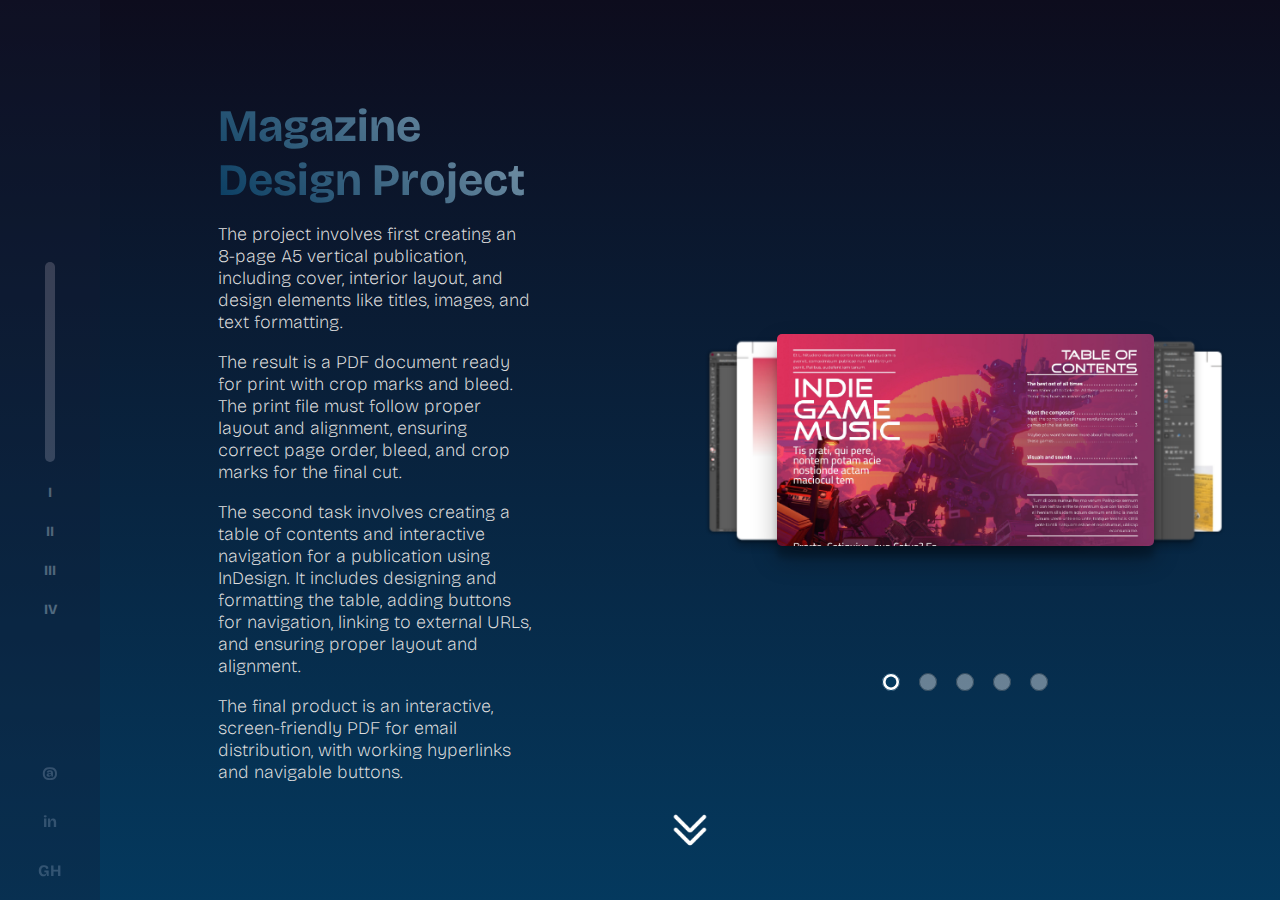
<file: pages/magazine.html>
<!DOCTYPE html>
<html lang="en">
<head>
    <meta charset="UTF-8">
    <meta name="viewport" content="width=device-width, initial-scale=1.0">
    <meta http-equiv="X-UA-Compatible" content="IE=edge">
    <title>Portfolio - Magazine Design</title>
    <link rel="stylesheet" href="../styles.css">
    <link rel="preconnect" href="https://fonts.googleapis.com">
    <link rel="preconnect" href="https://fonts.gstatic.com" crossorigin>
    <link href="https://fonts.googleapis.com/css2?family=Bricolage+Grotesque:opsz,wght@12..96,200..800&display=swap" rel="stylesheet">
    <link href="https://fonts.googleapis.com/css2?family=Antic+Didone&family=Archivo:ital,wght@0,100..900;1,100..900&family=BioRhyme:wght@200..800&family=Nanum+Gothic:wght@400;700;800&display=swap" rel="stylesheet">
</head>
<body>
    <div class="container">
        <!-- Left nav with vertical slider -->
        <nav class="left-nav">
            <a href="../index.html"class="return-home div-slides">HOME</a>
            <div class="slider">
                <div class="slider-fill"></div>
            </div>
            <ul class="nav-links">
                <li><a href="#section1">I</a></li>
                <li><a href="#section2">II</a></li>
                <li><a href="#section3">III</a></li>
                <li><a href="#section4">IV</a></li>
            </ul>
            <ul class="contacts">
                <li>
                    <a href="mailto:kevinqiu190@gmail.com">@</a>
                    <div class="hover-text" id="emailDiv">kevinqiu190@gmail.com</div>
                </li>
                <li>
                    <a href="https://www.linkedin.com/in/kevin-qiu-lo-670769313" target="_blank">in</a>
                    <div class="hover-text"><a href="https://www.linkedin.com/in/kevin-qiu-lo-670769313" target="_blank">Linkedin</a></div>
                </li>
                <li>
                    <a href="https://github.com/kevinql190" target="_blank">GH</a>
                    <div class="hover-text"><a href="https://github.com/kevinql190" target="_blank">Github</a></div>
                </li>
            </ul>
        </nav>
    
        <!-- Main content including hero and content sections -->
        <div class="content-wrapper">
            <!-- Content sections -->
            <div id="section1" class="content">
                <div class="left-column">
                    <h2>Magazine Design Project</h2>
                    <p>The project involves first creating an 8-page A5 vertical publication, including cover, interior layout, and design elements like titles, images, and text formatting.</p>
                    <p>The result is a PDF document ready for print with crop marks and bleed. The print file must follow proper layout and alignment, ensuring correct page order, bleed, and crop marks for the final cut.</p>
                    <p>The second task involves creating a table of contents and interactive navigation for a publication using InDesign. It includes designing and formatting the table, adding buttons for navigation, linking to external URLs, and ensuring proper layout and alignment.</p>
                    <p>The final product is an interactive, screen-friendly PDF for email distribution, with working hyperlinks and navigable buttons.</p>
                </div>
                <div class="right-column">
                    <div id="slider-container">
                        <input type="radio" name="slider-container" id="s1" checked>
                        <input type="radio" name="slider-container" id="s2">
                        <input type="radio" name="slider-container" id="s3">
                        <input type="radio" name="slider-container" id="s4">
                        <input type="radio" name="slider-container" id="s5">

                        <label for="s1" id="slide1" style="background-image: url('../img/magazine2.jpg');"></label>
                        <label for="s2" id="slide2" style="background-image: url('../img/magazine3.png');"></label>
                        <label for="s3" id="slide3" style="background-image: url('../img/magazine4.jpg');"></label>
                        <label for="s4" id="slide4" style="background-image: url('../img/magazine5.png');"></label>
                        <label for="s5" id="slide5" style="background-image: url('../img/magazine6.jpg');"></label>
                    </div>
                </div>
                <div class="scroll-indicator"></div>
            </div>
            <div id="section2" class="content">
                <div class="left-column">
                    <h2>Print Magazine</h2>
                </div>
                <div class="right-column">
                    <embed src="../docs/dissenyRevistaDigital.pdf" width="100%" height="100%" type="application/pdf" style="margin-right: 7%">
                </div>
            </div>
            <div id="section3" class="content">
                <div class="left-column">
                    <h2>Magazine Visualization</h2>
                </div>
                <div class="right-column">
                    <embed src="../docs/Qiu_Lo_Kevin_P04_RevistaTOC.pdf" width="100%" height="100%" type="application/pdf" style="margin-right: 7%">
                </div>
            </div>
            <div id="section4" class="content">
                <div class="left-column">
                    <h2>Interactive Digital Magazine</h2>
                    <p>(you can interact with the PDF!)</p>
                </div>
                <div class="right-column">
                    <embed src="../docs/Qiu_Lo_Kevin_P06_RevistaDigitalBotons.pdf" width="100%" height="100%" type="application/pdf" style="margin-right: 7%">
                </div>
            </div>
        </div>
    </div>

    <script src="../script.js"></script>
</body>
</html>
</file>
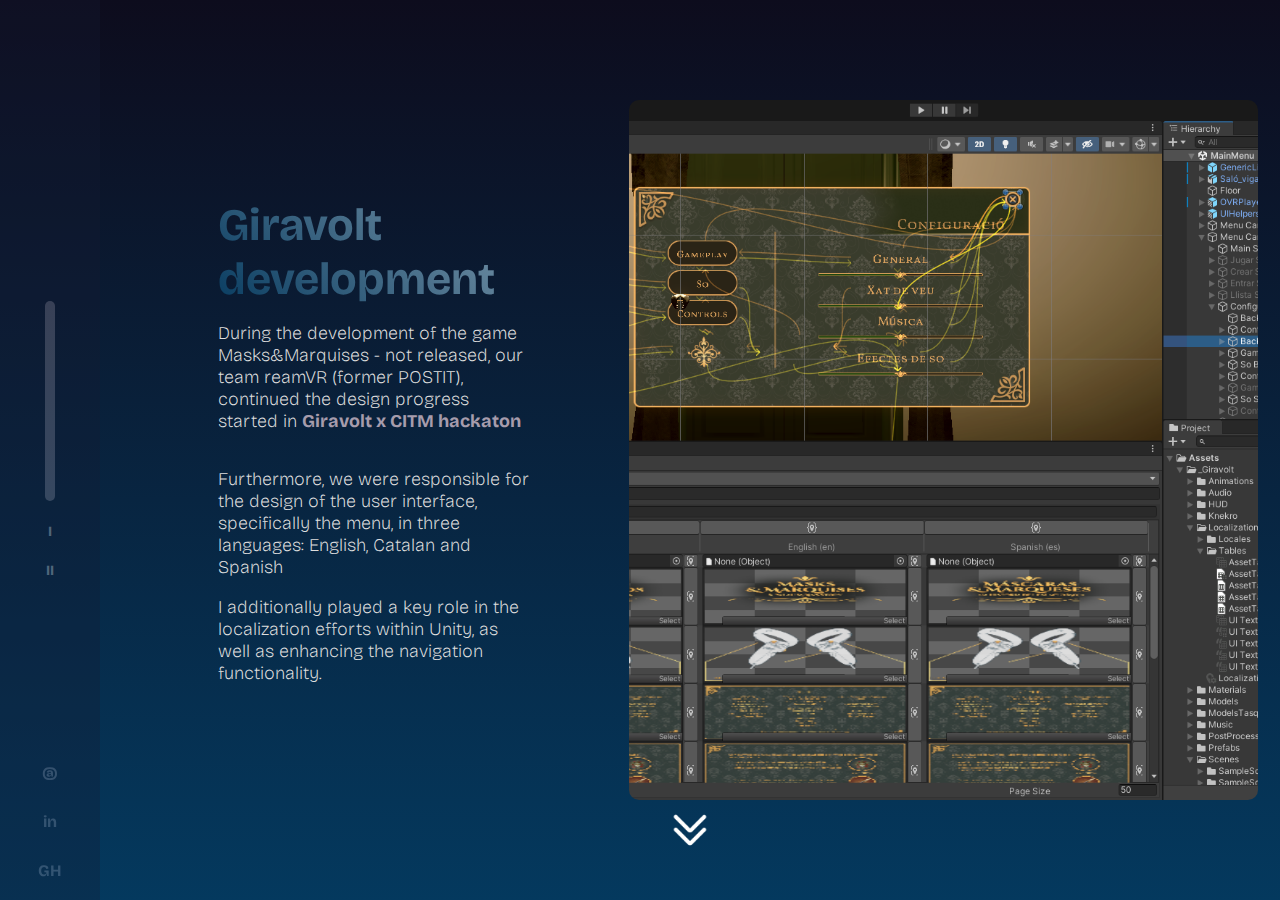
<file: pages/user_interface.html>
<!DOCTYPE html>
<html lang="en">
<head>
    <meta charset="UTF-8">
    <meta name="viewport" content="width=device-width, initial-scale=1.0">
    <meta http-equiv="X-UA-Compatible" content="IE=edge">
    <title>Portfolio - User Interface</title>
    <link rel="stylesheet" href="../styles.css">
    <link rel="preconnect" href="https://fonts.googleapis.com">
    <link rel="preconnect" href="https://fonts.gstatic.com" crossorigin>
    <link href="https://fonts.googleapis.com/css2?family=Bricolage+Grotesque:opsz,wght@12..96,200..800&display=swap" rel="stylesheet">
    <link href="https://fonts.googleapis.com/css2?family=Antic+Didone&family=Archivo:ital,wght@0,100..900;1,100..900&family=BioRhyme:wght@200..800&family=Nanum+Gothic:wght@400;700;800&display=swap" rel="stylesheet">
</head>
<body>
    <div class="container">
        <!-- Left nav with vertical slider -->
        <nav class="left-nav">
            <a href="../index.html"class="return-home div-slides">HOME</a>
            <div class="slider">
                <div class="slider-fill"></div>
            </div>
            <ul class="nav-links">
                <li><a href="#section1">I</a></li>
                <li><a href="#section2">II</a></li>
            </ul>
            <ul class="contacts">
                <li>
                    <a href="mailto:kevinqiu190@gmail.com">@</a>
                    <div class="hover-text" id="emailDiv">kevinqiu190@gmail.com</div>
                </li>
                <li>
                    <a href="https://www.linkedin.com/in/kevin-qiu-lo-670769313" target="_blank">in</a>
                    <div class="hover-text"><a href="https://www.linkedin.com/in/kevin-qiu-lo-670769313" target="_blank">Linkedin</a></div>
                </li>
                <li>
                    <a href="https://github.com/kevinql190" target="_blank">GH</a>
                    <div class="hover-text"><a href="https://github.com/kevinql190" target="_blank">Github</a></div>
                </li>
            </ul>
        </nav>
    
        <!-- Main content including hero and content sections -->
        <div class="content-wrapper">    
            <!-- Content sections -->
            <div id="section1" class="content">
                <div class="left-column">
                    <h2>Giravolt development</h2>
                    <p>During the development of the game Masks&Marquises - not released, our team reamVR (former POSTIT), continued the design progress started in <a href="https://www.citm.upc.edu/blog/giravolt-crea-lab-el-nou-laboratori-dinnovacio-digital-del-citm/?lang=ca" target="_blank"><b>Giravolt x CITM hackaton</b></a> <p />
                    <p>Furthermore, we were responsible for the design of the user interface, specifically the menu, in three languages: English, Catalan and Spanish</p>
                    <p>I additionally played a key role in the localization efforts within Unity, as well as enhancing the navigation functionality.</p>
                </div>
                <div class="right-column">
                    <img src="../img/ui_giravolt.png" alt="User Interface Giravolt" />
                </div>
                <div class="scroll-indicator"></div>
            </div>
            <div id="section2" class="content">
                <div class="left-column">
                    <h2>Celery UI Integration</h2>
                    <p>In contrast to the previous project, in <a href="https://kolageno.itch.io" target="_blank"><b>Celery</b></a> I was in charge of implementing, among others, the UI to Unity.</p>
                    <p>My tasks include UI scripting, user settings, UI navigation, HUD processes and scene management.</p>
                    <p>I provided to the game features such as localization in three languages, audio and video settings, gameplay settings such as aim sensibility, and save and load system.</p>
                </div>
                <div class="right-column">
                    <div id="slider-container">
                        <input type="radio" name="slider-container" id="s1" checked>
                        <input type="radio" name="slider-container" id="s2">
                        <input type="radio" name="slider-container" id="s3">
                        <input type="radio" name="slider-container" id="s4">
                        <input type="radio" name="slider-container" id="s5">

                        <label for="s1" id="slide1" style="background-image: url('../img/ui_celery1.png');"></label>
                        <label for="s2" id="slide2" style="background-image: url('../img/ui_celery2.png');"></label>
                        <label for="s3" id="slide3" style="background-image: url('../img/ui_celery3.png');"></label>
                        <label for="s4" id="slide4" style="background-image: url('../img/ui_celery4.png');"></label>
                        <label for="s5" id="slide5" style="background-image: url('../img/ui_celery5.png');"></label>
                    </div>
                </div>
            </div>
        </div>
    </div>

    <script src="../script.js"></script>
</body>
</html>
</file>
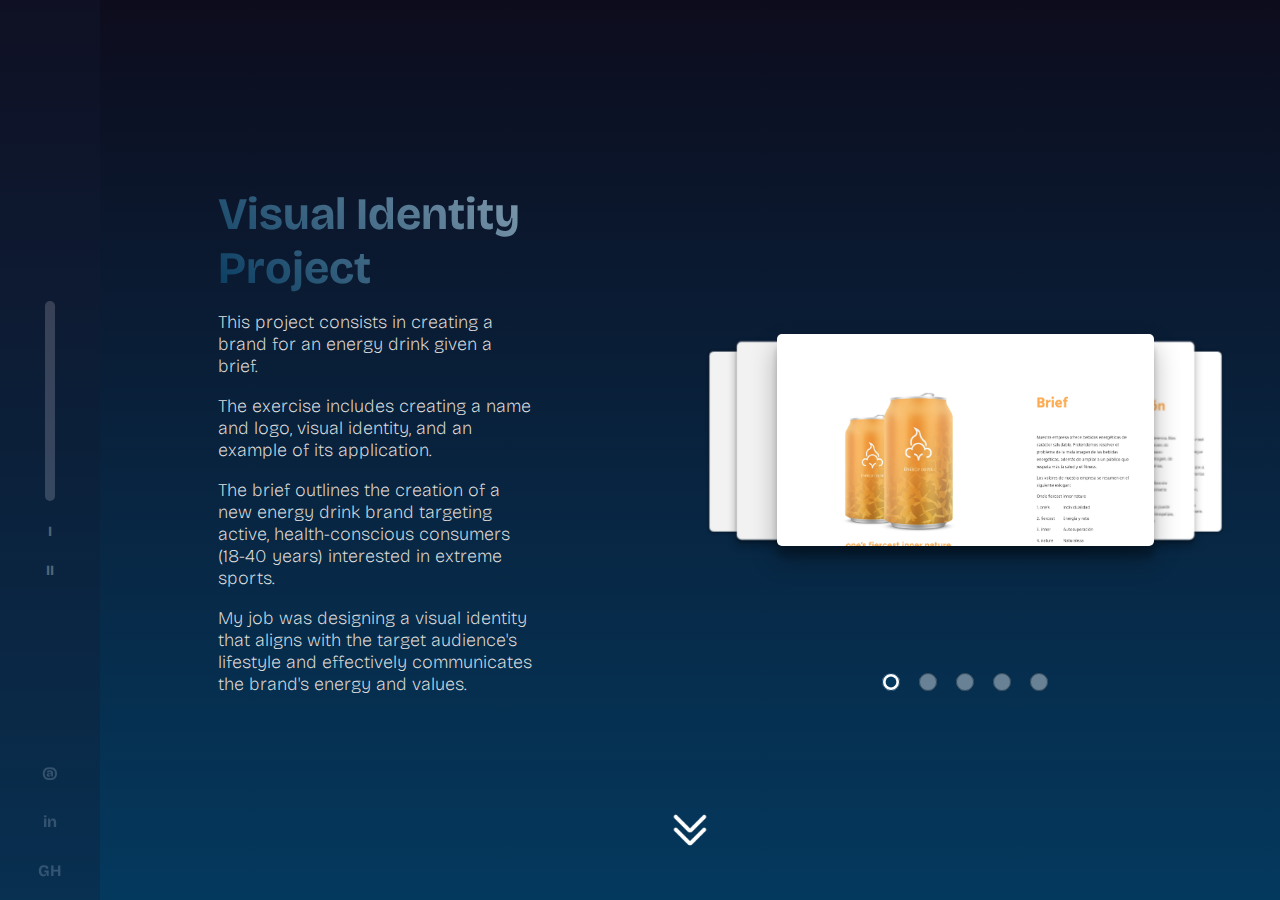
<file: pages/visual_identity.html>
<!DOCTYPE html>
<html lang="en">
<head>
    <meta charset="UTF-8">
    <meta name="viewport" content="width=device-width, initial-scale=1.0">
    <meta http-equiv="X-UA-Compatible" content="IE=edge">
    <title>Portfolio - Visual Identity</title>
    <link rel="stylesheet" href="../styles.css">
    <link rel="preconnect" href="https://fonts.googleapis.com">
    <link rel="preconnect" href="https://fonts.gstatic.com" crossorigin>
    <link href="https://fonts.googleapis.com/css2?family=Bricolage+Grotesque:opsz,wght@12..96,200..800&display=swap" rel="stylesheet">
    <link href="https://fonts.googleapis.com/css2?family=Antic+Didone&family=Archivo:ital,wght@0,100..900;1,100..900&family=BioRhyme:wght@200..800&family=Nanum+Gothic:wght@400;700;800&display=swap" rel="stylesheet">
</head>
<body>
    <div class="container">
        <!-- Left nav with vertical slider -->
        <nav class="left-nav">
            <a href="../index.html"class="return-home div-slides">HOME</a>
            <div class="slider">
                <div class="slider-fill"></div>
            </div>
            <ul class="nav-links">
                <li><a href="#section1">I</a></li>
                <li><a href="#section2">II</a></li>
            </ul>
            <ul class="contacts">
                <li>
                    <a href="mailto:kevinqiu190@gmail.com">@</a>
                    <div class="hover-text" id="emailDiv">kevinqiu190@gmail.com</div>
                </li>
                <li>
                    <a href="https://www.linkedin.com/in/kevin-qiu-lo-670769313" target="_blank">in</a>
                    <div class="hover-text"><a href="https://www.linkedin.com/in/kevin-qiu-lo-670769313" target="_blank">Linkedin</a></div>
                </li>
                <li>
                    <a href="https://github.com/kevinql190" target="_blank">GH</a>
                    <div class="hover-text"><a href="https://github.com/kevinql190" target="_blank">Github</a></div>
                </li>
            </ul>
        </nav>
    
        <!-- Main content including hero and content sections -->
        <div class="content-wrapper">    
            <!-- Content sections -->
            <div id="section1" class="content">
                <div class="left-column">
                    <h2>Visual Identity Project</h2>
                    <p>This project consists in creating a brand for an energy drink given a brief.</p>
                    <p>The exercise includes creating a name and logo, visual identity, and an example of its application.</p>
                    <p>The brief outlines the creation of a new energy drink brand targeting active, health-conscious consumers (18-40 years) interested in extreme sports.</p>
                    <p>My job was designing a visual identity that aligns with the target audience's lifestyle and effectively communicates the brand's energy and values.</p>
                </div>
                <div class="right-column">
                    <div id="slider-container">
                        <input type="radio" name="slider-container" id="s1" checked>
                        <input type="radio" name="slider-container" id="s2">
                        <input type="radio" name="slider-container" id="s3">
                        <input type="radio" name="slider-container" id="s4">
                        <input type="radio" name="slider-container" id="s5">

                        <label for="s1" id="slide1" style="background-image: url('../img/identity_guide2.jpg');"></label>
                        <label for="s2" id="slide2" style="background-image: url('../img/identity_guide3.jpg');"></label>
                        <label for="s3" id="slide3" style="background-image: url('../img/identity_guide4.jpg');"></label>
                        <label for="s4" id="slide4" style="background-image: url('../img/identity_guide5.jpg');"></label>
                        <label for="s5" id="slide5" style="background-image: url('../img/identity_guide6.jpg');"></label>
                    </div>
                </div>
                <div class="scroll-indicator"></div>
            </div>
            <div id="section2" class="content">
                <div class="left-column">
                    <h2>Project result</h2>
                </div>
                <div class="right-column">
                    <object data="../docs/Qiu_Kevin_Practica05.pdf" type="application/pdf" width="100%" height="100%" style="margin-right: 7%">
                        <p>Your web browser doesn't have a PDF plugin.
                        Instead you can <a href="../docs/Qiu_Kevin_Practica05.pdf">click here to
                        download the PDF file.</a></p>
                      </object>
                </div>
            </div>
        </div>
    </div>

    <script src="../script.js"></script>
</body>
</html>
</file>
<file: styles.css>
/* Reset some basic styles */
* {
    margin: 0;
    padding: 0;
    box-sizing: border-box;
    font-family: "Bricolage Grotesque", sans-serif;
}

a {
    color: #a69cac;
    text-decoration: none;
    font-weight: bolder;
}

/* Ensure full height for both sections */
body, html {
    background: linear-gradient(#0d0c1d, #04395e);
    color: white;
    height: 100%;
    font-family: Arial, sans-serif;
    scroll-behavior: smooth; /* Smooth scroll behavior */
}


/*- - - - - - - - - - - - - - - - - - - - - - - - -*/

/* Main container with left nav and content */
.container {
    display: flex;
    height: 100vh; /* Full screen height */
    overflow: hidden;
}

/* Fixed left nav */
.left-nav {
    z-index: 3;
    position: fixed;
    top: 0;
    left: 0;
    width: 100px;
    height: 100%;
    background-color: #161b33;
    display: flex;
    flex-direction: column;
    align-items: center;
    justify-content: center;
    padding: 20px 0;
    opacity: 30%;
}
.div-slides {
    transform: translateX(-100%); /* Start off-screen */
    animation: slideIn 1s ease-out forwards; /* Animation on page load */
}

.return-home {
    position: absolute;
    padding: 30px 10px;
    background-color: #04395e;
    width: 100%;
    border-radius: 0px 3px;
    cursor: pointer;
    top: 0px;
    color: white;
    font-size: 12px;
    text-align: center;
}

    .return-home:hover {
        background-color: #2980b9;
    }

/* Slide-in animation */
@keyframes slideIn {
    0% {
        transform: translateX(-100%); /* Off-screen */
    }

    100% {
        transform: translateX(0); /* Fully visible */
    }
}

/* Slider in the left nav */
.slider {
    position: relative;
    width: 10px;
    height: 200px; /* Adjust as needed */
    background-color: #a69cac;
    margin-bottom: 20px;
    border-radius: 20px;
    overflow: hidden; /* Ensures the fill stays within the rounded edges */
}

/* The filling part of the slider */
.slider-fill {
    position: absolute;
    top: 0; /* Change from bottom to top */
    left: 0;
    width: 100%;
    height: 0; /* Start from 0% height */
    background: linear-gradient(to bottom, #ceb095, white);
    transition: height 0.3s ease;
    border-radius: 20px;
}

/* Nav links in the left nav */
.nav-links {
    list-style-type: none;
    padding: 0;
    margin: 0;
}

    .nav-links li {
        margin-bottom: 20px;
        text-align: center;
    }

    .nav-links a {
        color: white;
        text-decoration: none;
        font-size: 14px;
    }

.contacts {
    position: absolute;
    bottom: 0;
    list-style: none;
    padding: 0;
}

    .contacts li {
        width: 100%;
        text-align: center;
        position: relative; /* Needed to position the hover text next to the li */
        padding: 10px 40px;
        margin-bottom: 10px;
        cursor: pointer;
        display: inline-block;
    }

/* The hidden div that slides in on hover */
.hover-text {
    position: absolute;
    top: 0;
    left: 100%; /* Position it off-screen, to the right of the li */
    background-color: rgba(0, 0, 0, 0.7); /* Transparent black */
    color: white;
    padding: 10px;
    white-space: nowrap; /* Prevent text wrapping */
    transition: transform 0.3s ease-in-out, opacity 0.3s ease-in-out;
    transform: translateX(20px); /* Slide it out initially */
    opacity: 0; /* Initially hidden */
}

/* When hovering over li, the text slides in */
.contacts li:hover .hover-text {
    transform: translateX(0); /* Slide it in */
    opacity: 1; /* Fully visible */
}

/* Content wrapper next to the fixed left nav */
.content-wrapper {
    padding-left: 100px; /* Space for the left nav */
    height: 100vh;
    overflow-y: scroll; /* Enable scrolling */
    scroll-snap-type: y mandatory; /* Snap vertically and forcefully */
    width: 100%;
}

    /*Scroll*/
    .content-wrapper::-webkit-scrollbar {
        display: none; /* Chrome, Safari, Opera */
    }

.hero, .content {
    height: 100vh; /* Full viewport height */
    scroll-snap-align: start; /* Snap at the start of the section */
}

/* Hero section */
.hero {
    position: relative;
    display: flex;
    justify-content: center;
    align-items: center;
    color: white;
    font-size: 1.5rem;
    transition: background-color 1s ease-in-out;
}

    .hero::after {
        content: "";
        position: absolute;
        bottom: 0;
        left: 0;
        right: 0;
        height: 40vh; /* Adjust the height of the gradient */
        background: linear-gradient(transparent, #0d0c1d);
        pointer-events: none; /* Allow clicks through the gradient */
        animation: fadeIn 2s ease-out forwards; /* Animation on page load */
        transition: opacity 0.5s ease-out; /* Smooth transition for fading out */
    }
.fade {
    text-align: center;
    position: absolute; /* Stack them on top of each other */
    width: 100%; /* Ensure full width for centering */
    opacity: 0; /* Start hidden */
    animation: fadeAnimation 10s infinite; /* Set animation duration and repeat */
}

/* Keyframes for alternating fade-in and fade-out */
@keyframes fadeAnimation {
    0%, 60%, 100% {
        opacity: 0; /* Initially hidden */
        z-index: -1;
    }

    20%, 40% {
        opacity: 1; /* Fade in */
        z-index: 6;
    }
}

/* Control the timing for each h1 */
h1:nth-child(1) {
    animation-delay: 0s; /* First h1 starts immediately */
}

h1:nth-child(2) {
    line-height: 50px;
    animation-delay: 5s; /* Second h1 starts after the first one has faded out */
}

/* Scroll indicator at the bottom of hero */
.scroll-indicator {
    position: absolute;
    bottom: 20px;
    left: 50%;
    transform: translateX(-50%);
    width: 100px;
    height: 100px;
    background-image: url('img/scroll.png'); /* Replace with arrow GIF */
    background-size: cover;
    background-repeat: no-repeat;
    background-position: center;
    z-index: 1; /* Above the gradient */
    animation: fadeIn 3s ease-out forwards, ondulate 2s infinite ease-in-out 3s; /* Start ondulation after fadeIn */
}

/* Keyframes for the ondulating (up and down) animation */
@keyframes ondulate {
    0%, 100% {
        transform: translate(-50%, 0); /* Starting position */
    }

    50% {
        transform: translate(-50%, -20px); /* Move up */
    }
}

h1 {
    font-family: "Archivo", sans-serif;
    font-weight: 200;
    animation: fadeIn 2s ease-in forwards; /* 2s fade-in animation */
}

/* Fade-in keyframes */
@keyframes fadeIn {
    0% {
        opacity: 0;
    }

    50% {
        opacity: 0;
    }

    100% {
        opacity: 1;
    }
}

.content {
    position: relative;
    display: flex;
    padding: 100px 0px;
}

.left-column {
    flex: 2; /* Takes up 50% of the width */
    display: flex;
    flex-direction: column;
    align-items: center;
    justify-content: center;
    padding: 0px 10%;
}

    .left-column h2 {
        width: 100%;
        font-size: 5vh;
        padding-block-end: 1rem;
        background: linear-gradient(45deg, #04395e, #829CAF); /* Your gradient colors */
        -webkit-background-clip: text;
        -webkit-text-fill-color: transparent; /* Makes the text color transparent */
    }

    .left-column p {
        color: #dedede;
        width: 100%;
        font-size: 2vh;
        font-weight: 100;
        padding-block-end: 2vh;
    }

.links-container {
    width: 100%;
    display: flex;
    flex-direction: column;
    align-content: center;
}

    .links-container a {
        display: block;
        margin: 10px 0;
        width: 100%;
        padding: 10px 30px;
        background-color: #04395e; /* Button color */
        color: white;
        font-size: 2vh;
        border: none;
        border-radius: 5px;
        cursor: pointer;
        text-align: center;
        transition: background-color 0.3s;
    }

        .links-container a:hover {
            background-color: #0056b3; /* Darker button color on hover */
        }

.right-column {
    flex: 4;
    display: flex;
    justify-content: center;
    align-items: center;
}
    .right-column img {
        width: 100%;
        height: 100%;
        object-fit: cover;
        margin-right: 7%;
        border-radius: 10px;
        opacity: 1;
        transition: opacity 0.7s ease-in-out;
    }
    .right-column img.fade-out{
        opacity: 0;
    }

/* Slider Gallery */
#slider-container {
    position: relative;
    width: 60%;
    height: 30vw;
    perspective: 1400px;
    transform-style: preserve-3d;
}

input[type=radio] {
    position: relative;
    top: 108%;
    left: 50%;
    width: 18px;
    height: 18px;
    margin: 0 15px 0 0;
    opacity: 0.4;
    transform: translateX(-83px);
    cursor: pointer;
}


    input[type=radio]:nth-child(5) {
        margin-right: 0px;
    }

    input[type=radio]:checked {
        opacity: 1;
    }

:root {
    accent-color: #04395e;
}

#slider-container label {
    position: absolute;
    width: 100%;
    aspect-ratio: 16/9;
    background-size: cover;
    left: 0;
    bottom: 25%;
    color: white;
    font-size: 70px;
    font-weight: bold;
    border-radius: 5px;
    cursor: pointer;
    display: flex;
    align-items: center;
    justify-content: center;
    transition: transform 400ms ease;
}
/* Slider Functionality */

/* Active Slide */
#s1:checked ~ #slide1, #s2:checked ~ #slide2, #s3:checked ~ #slide3, #s4:checked ~ #slide4, #s5:checked ~ #slide5 {
    box-shadow: 0 13px 26px rgba(0,0,0, 0.3), 0 12px 6px rgba(0,0,0, 0.2);
    transform: translate3d(0%, 0, 0px);
}

/* Next Slide */
#s1:checked ~ #slide2, #s2:checked ~ #slide3, #s3:checked ~ #slide4, #s4:checked ~ #slide5, #s5:checked ~ #slide1 {
    box-shadow: 0 6px 10px rgba(0,0,0, 0.3), 0 2px 2px rgba(0,0,0, 0.2);
    transform: translate3d(15%, 0, -100px);
}


/* Next to Next Slide */
#s1:checked ~ #slide3, #s2:checked ~ #slide4, #s3:checked ~ #slide5, #s4:checked ~ #slide1, #s5:checked ~ #slide2 {
    box-shadow: 0 1px 4px rgba(0,0,0, 0.4);
    transform: translate3d(30%, 0, -250px);
}

/* Previous to Previous Slide */
#s1:checked ~ #slide4, #s2:checked ~ #slide5, #s3:checked ~ #slide1, #s4:checked ~ #slide2, #s5:checked ~ #slide3 {
    box-shadow: 0 1px 4px rgba(0,0,0, 0.4);
    transform: translate3d(-30%, 0, -250px);
}

/* Previous Slide */
#s1:checked ~ #slide5, #s2:checked ~ #slide1, #s3:checked ~ #slide2, #s4:checked ~ #slide3, #s5:checked ~ #slide4 {
    box-shadow: 0 6px 10px rgba(0,0,0, 0.3), 0 2px 2px rgba(0,0,0, 0.2);
    transform: translate3d(-15%, 0, -100px);
}



@media (max-aspect-ratio: 1/1) {
    .container{
        flex-direction: column;
    }
    .left-nav{
        position: relative;
        top: 0px;
        width: 100%;
        height: auto;
        padding: 0px;
    }
    .slider, .nav-links{
        display: none;
    }
    .contacts{
        position: relative;
        width: 100%;
        top:0px;
        display: flex;
        flex-direction: row;
        height: fit-content;
    }
    .contacts li{
        padding: 0px;
        margin: 0px;
    }
    .contacts li a{
        display: none;
    }
    .contacts li div a{
        display: inline;
    }
    .hover-text{
        opacity: 1;
        position: relative;
        left:auto;
        transform: none;
    }
    .div-slides{
        animation: slideIn 0s forwards;
    }
    .return-home{
        position: relative;
        order: 1;
        padding: 10px;
    }
    .links-container{
        flex-direction: row;
        flex-wrap: wrap;
    }
    .links-container a{
        width: 48%;
        margin: 1%;
        padding: 10px;
        text-justify:distribute;
        flex-grow: 1;
    }
    .content-wrapper{
        padding: 0px;
        position: absolute;
    }
    .hero, .content{
        width: 100%;
        flex-direction: column;
        padding-top: 80px;
        padding-bottom: 40px;
        height: 100vh; /* Full screen height */
    }
    .right-column{
        height: fit-content;
        padding: 10px 10%;
        overflow: hidden;
    }
    .right-column img{
        margin:0px;
    }
    #slider-container{
        width: 80%;
        height: 30vh;
    }
    #slider-container input[type=radio]{
        display: none;
    }
}
</file>
